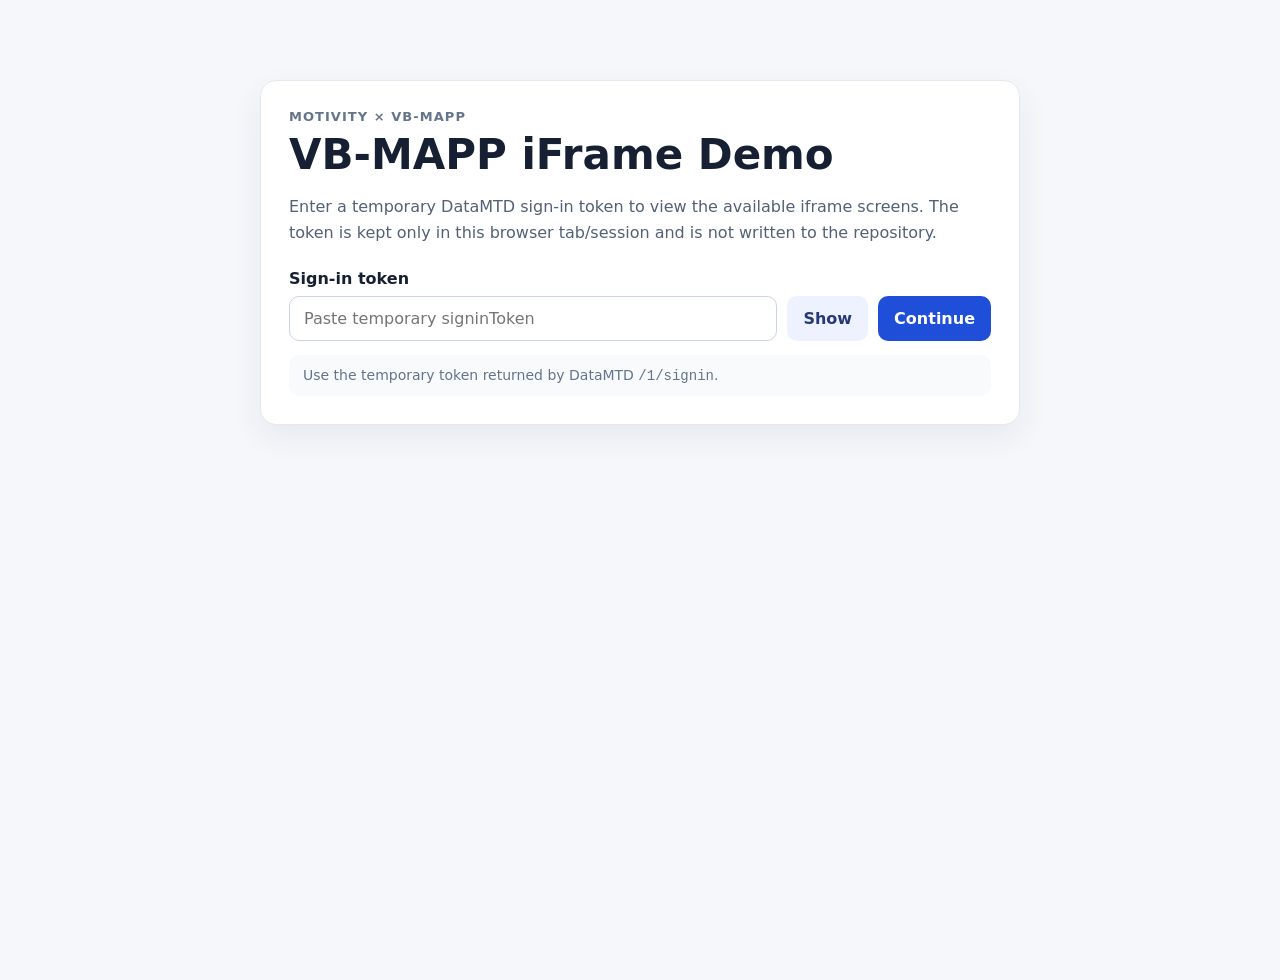
<file: index.html>
<!DOCTYPE html>
<html lang="en">
<head>
  <meta charset="UTF-8" />
  <meta name="viewport" content="width=device-width, initial-scale=1.0" />
  <title>VB-MAPP iFrame Demo</title>
  <link rel="stylesheet" href="./styles.css" />
</head>
<body>
  <main class="shell">
    <section class="card hero">
      <div class="eyebrow">Motivity × VB-MAPP</div>
      <h1>VB-MAPP iFrame Demo</h1>
      <p>
        Enter a temporary DataMTD sign-in token to view the available iframe screens.
        The token is kept only in this browser tab/session and is not written to the repository.
      </p>

      <form id="token-form" class="token-form">
        <label for="token">Sign-in token</label>
        <div class="input-row">
          <input id="token" type="password" autocomplete="off" spellcheck="false" placeholder="Paste temporary signinToken" required />
          <button type="button" id="toggle-token" class="secondary">Show</button>
          <button type="submit">Continue</button>
        </div>
        <div id="message" class="note">Use the temporary token returned by DataMTD <code>/1/signin</code>.</div>
      </form>

      <section id="demo-section" hidden>
        <div class="actions">
          <button type="button" id="change-token" class="ghost">Change token</button>
          <button type="button" id="clear-token" class="ghost">Clear token</button>
        </div>

        <div class="demo-grid">
          <a class="demo-card" href="./iframe_learner_overview.html">
            <strong>Learner Overview</strong>
            <span>Open the selected learner's overview inside VB-MAPP.</span>
          </a>
          <a class="demo-card" href="./iframe_learner_list.html">
            <strong>Learner List</strong>
            <span>View the VB-MAPP learner list screen.</span>
          </a>
          <a class="demo-card" href="./iframe_assessment_latest.html">
            <strong>Latest Assessment</strong>
            <span>Open the latest assessment for the configured learner.</span>
          </a>
          <!--<a class="demo-card" href="./iframe_assessment_view.html">
            <strong>Assessment View</strong>
            <span>Open a specific assessment using the configured assessment ID.</span>
          </a>
          -->
        </div>
      </section>
    </section>
  </main>

  <script>
    (function () {
      "use strict";

      var TOKEN_KEY = "vbmappSignInToken";
      var form = document.getElementById("token-form");
      var tokenInput = document.getElementById("token");
      var demoSection = document.getElementById("demo-section");
      var message = document.getElementById("message");
      var toggleButton = document.getElementById("toggle-token");
      var changeButton = document.getElementById("change-token");
      var clearButton = document.getElementById("clear-token");

      function getReturnTo() {
        var params = new URLSearchParams(window.location.search);
        var value = params.get("returnTo");
        return /^[a-zA-Z0-9_.-]+\.html$/.test(value || "") ? value : "";
      }

      function showReadyState() {
        form.hidden = true;
        demoSection.hidden = false;
      }

      function showEntryState() {
        form.hidden = false;
        demoSection.hidden = true;
        tokenInput.value = "";
        tokenInput.focus();
      }

      var existingToken = sessionStorage.getItem(TOKEN_KEY);
      if (existingToken) {
        var returnTo = getReturnTo();
        if (returnTo) {
          window.location.replace("./" + returnTo);
        } else {
          showReadyState();
        }
      }

      form.addEventListener("submit", function (event) {
        event.preventDefault();
        var token = tokenInput.value.trim();
        if (!token) {
          message.textContent = "Please enter a sign-in token.";
          message.classList.add("error");
          return;
        }

        sessionStorage.setItem(TOKEN_KEY, token);
        message.classList.remove("error");

        var returnTo = getReturnTo();
        if (returnTo) {
          window.location.replace("./" + returnTo);
          return;
        }

        showReadyState();
      });

      toggleButton.addEventListener("click", function () {
        var showing = tokenInput.type === "text";
        tokenInput.type = showing ? "password" : "text";
        toggleButton.textContent = showing ? "Show" : "Hide";
      });

      changeButton.addEventListener("click", showEntryState);

      clearButton.addEventListener("click", function () {
        sessionStorage.removeItem(TOKEN_KEY);
        showEntryState();
      });
    })();
  </script>
</body>
</html>
</file>
<file: styles.css>
:root {
  font-family: Inter, ui-sans-serif, system-ui, -apple-system, BlinkMacSystemFont, "Segoe UI", sans-serif;
  color: #172033;
  background: #f5f7fb;
}

* { box-sizing: border-box; }
body { margin: 0; min-height: 100vh; background: #f5f7fb; }
button, input { font: inherit; }

.shell {
  width: min(1120px, calc(100% - 32px));
  margin: 40px auto;
}

.card {
  background: #fff;
  border: 1px solid #e4e8f0;
  border-radius: 16px;
  box-shadow: 0 12px 32px rgba(27, 39, 69, 0.07);
  padding: 28px;
}

.hero { max-width: 760px; margin: 80px auto 24px; }
.eyebrow { font-size: 13px; font-weight: 700; letter-spacing: .08em; text-transform: uppercase; color: #64748b; }
h1 { margin: 8px 0 10px; font-size: clamp(28px, 4vw, 42px); line-height: 1.1; }
p { line-height: 1.6; color: #536076; }

.token-form { margin-top: 24px; }
label { display: block; font-weight: 700; margin-bottom: 8px; }
.input-row { display: flex; gap: 10px; }
input[type="password"], input[type="text"] {
  width: 100%;
  padding: 12px 14px;
  border: 1px solid #cbd5e1;
  border-radius: 10px;
  background: #fff;
}
button, .button {
  border: 0;
  border-radius: 10px;
  padding: 12px 16px;
  background: #1f4ed8;
  color: #fff;
  font-weight: 700;
  cursor: pointer;
  text-decoration: none;
  display: inline-flex;
  align-items: center;
  justify-content: center;
}
button.secondary, .button.secondary { background: #eef2ff; color: #263a7a; }
button.ghost, .button.ghost { background: #fff; color: #475569; border: 1px solid #d6dce7; }

.actions { display: flex; gap: 10px; flex-wrap: wrap; margin-top: 18px; }
.note { margin-top: 14px; padding: 12px 14px; background: #f8fafc; border-radius: 10px; font-size: 14px; color: #64748b; }
.error { color: #b42318; }

.demo-grid {
  display: grid;
  grid-template-columns: repeat(auto-fit, minmax(220px, 1fr));
  gap: 14px;
  margin-top: 22px;
}
.demo-card {
  display: block;
  padding: 18px;
  border: 1px solid #e2e8f0;
  border-radius: 12px;
  color: inherit;
  text-decoration: none;
  background: #fff;
}
.demo-card:hover { border-color: #9fb4ff; box-shadow: 0 8px 20px rgba(27,39,69,.06); }
.demo-card strong { display: block; margin-bottom: 6px; }
.demo-card span { color: #64748b; font-size: 14px; line-height: 1.4; }

.page { width: min(1400px, calc(100% - 24px)); margin: 18px auto; }
.header {
  display: flex;
  align-items: center;
  justify-content: space-between;
  gap: 12px;
  margin-bottom: 12px;
}
.header h1 { margin: 0; font-size: 22px; }
.header-actions { display: flex; gap: 8px; }

/* Full-height layout used by the individual iframe demo pages. */
body.iframe-page-body {
  height: 100vh;
  min-height: 100vh;
  overflow: hidden;
}

.page.iframe-page {
  width: 100%;
  height: 100vh;
  margin: 0;
  padding: 10px 12px 12px;
  display: flex;
  flex-direction: column;
  min-height: 0;
}

.iframe-page .header {
  flex: 0 0 auto;
  min-height: 44px;
  margin-bottom: 8px;
}

.iframe-page #mount-point {
  flex: 1 1 auto;
  width: 100%;
  min-height: 0;
  height: auto;
  background: #fff;
  border: 1px solid #e4e8f0;
  border-radius: 12px;
  overflow: hidden;
}

/* DataMTD inserts the actual iframe at runtime. Force the injected content
   to use all of the available center-content area. */
.iframe-page #mount-point > * {
  width: 100% !important;
  height: 100% !important;
  min-height: 0 !important;
}

.iframe-page #mount-point iframe {
  display: block;
  width: 100% !important;
  height: 100% !important;
  min-height: 0 !important;
  border: 0 !important;
}

.iframe-page .status {
  flex: 0 0 auto;
  min-height: 18px;
  margin-top: 5px;
  font-size: 12px;
  line-height: 18px;
  color: #64748b;
}

.status { margin-top: 10px; font-size: 13px; color: #64748b; }
.status.error { color: #b42318; }

@media (max-width: 640px) {
  .input-row { flex-direction: column; }
  .hero { margin-top: 24px; }
  .header { align-items: flex-start; flex-direction: column; }
}
</file>
